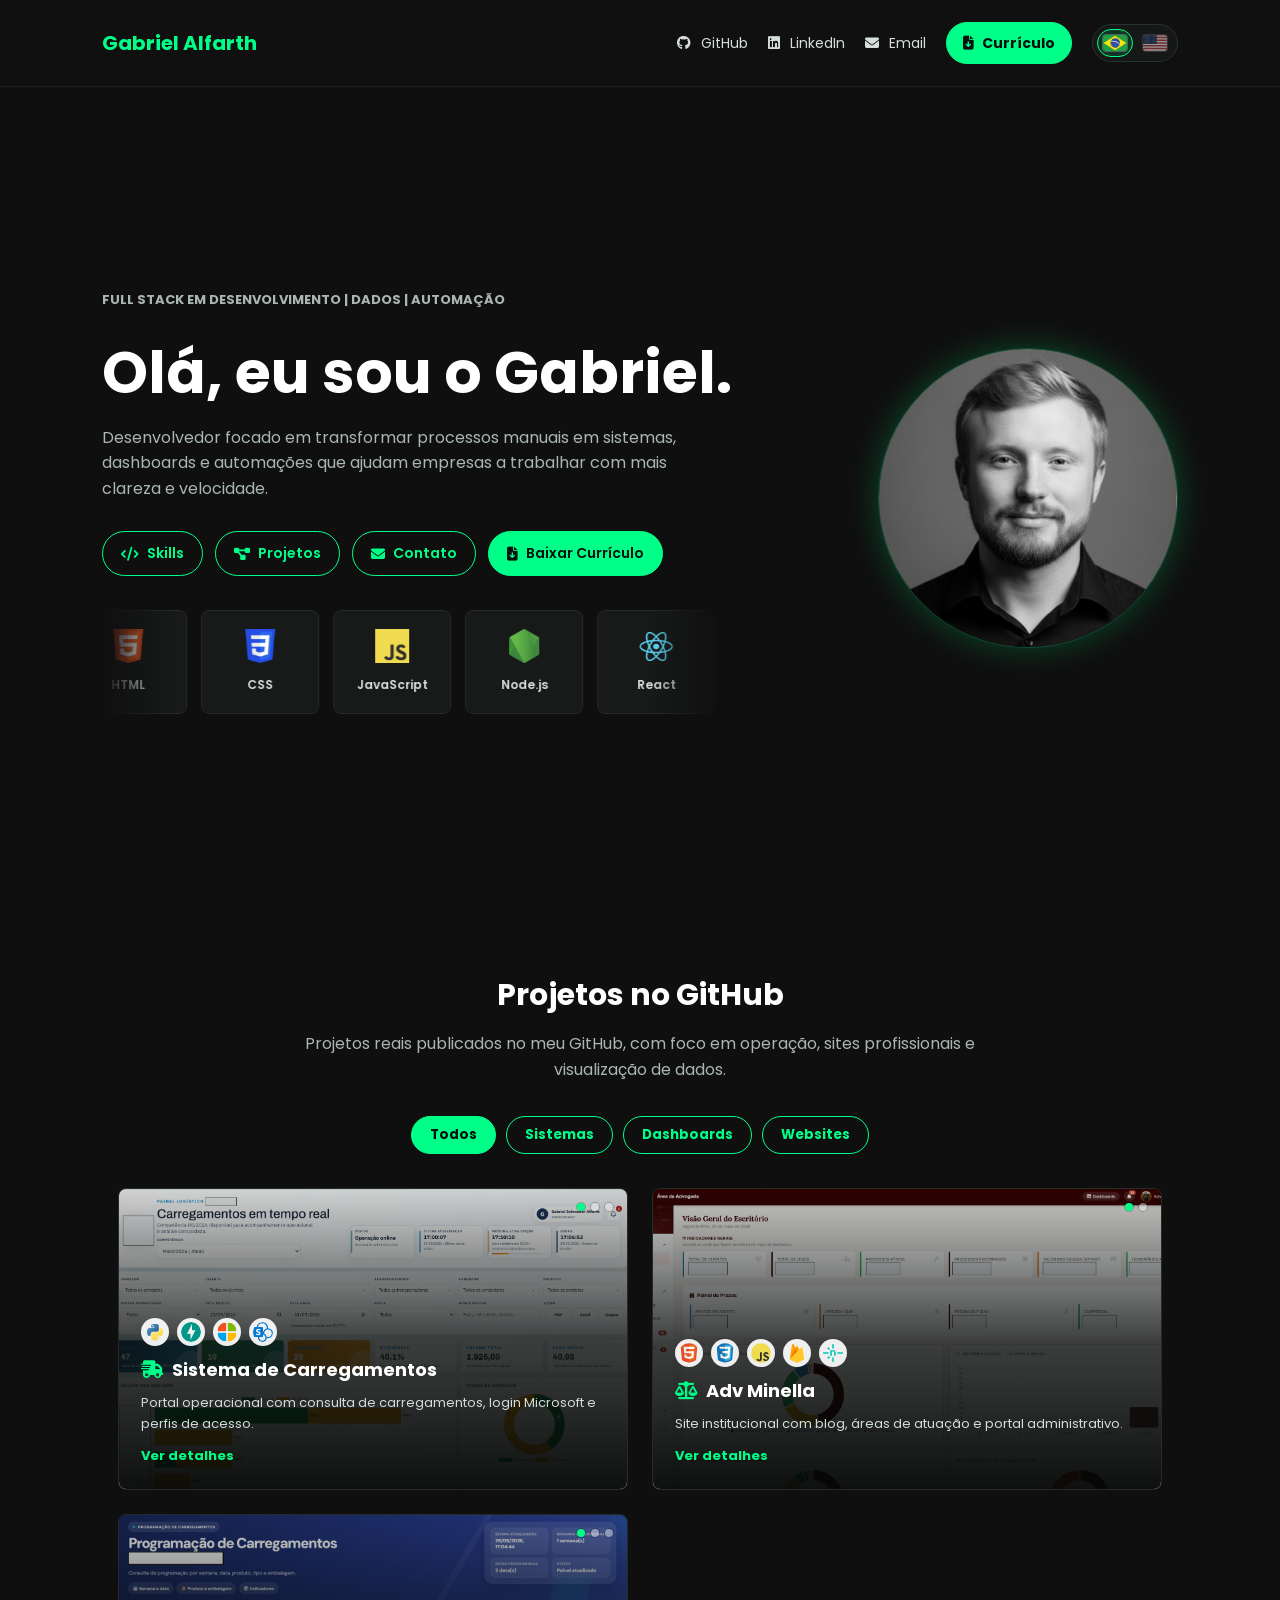
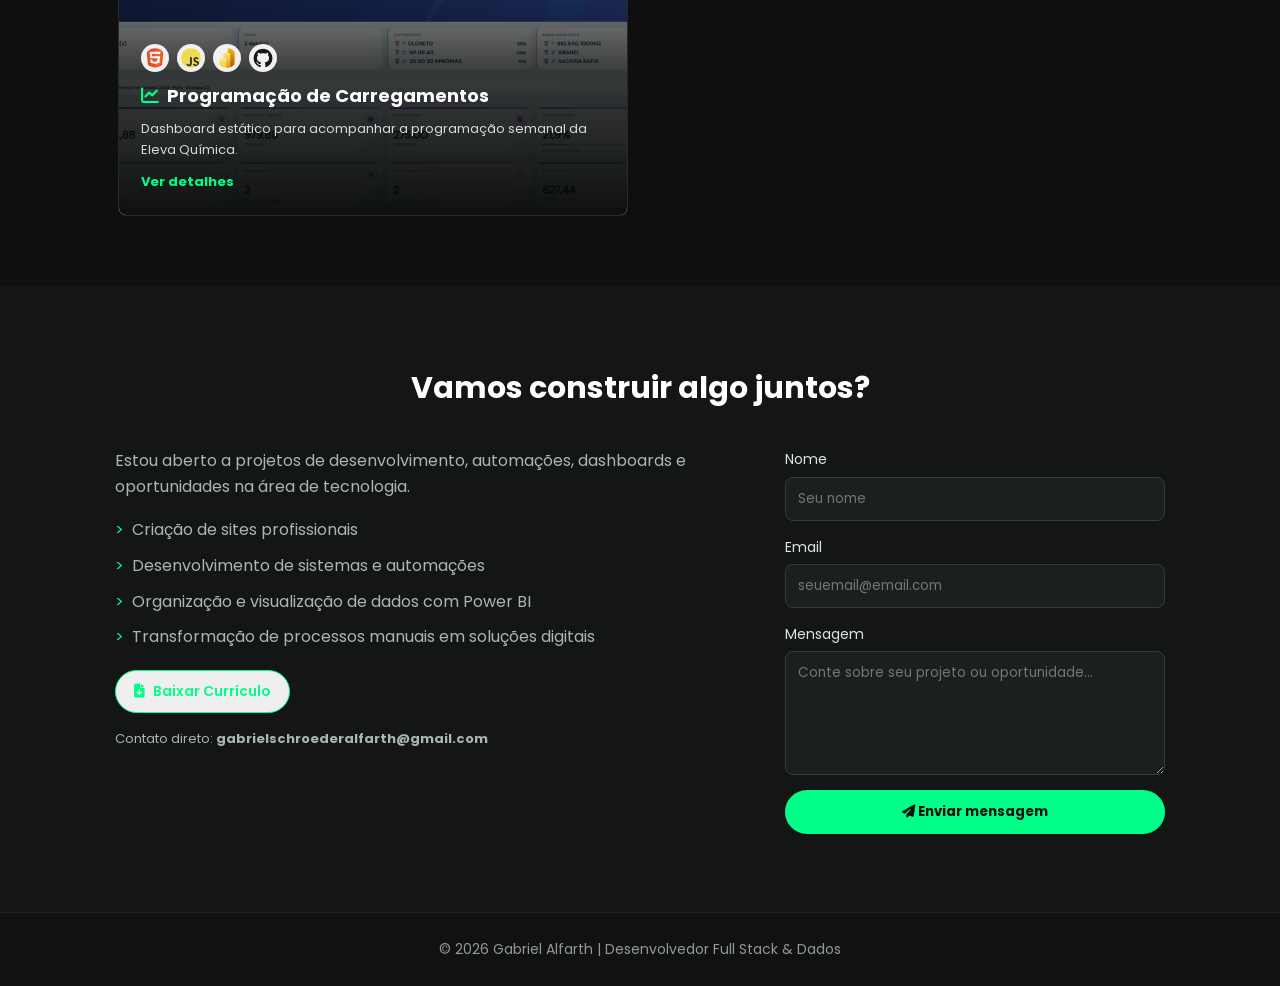
<file: index.html>
<!doctype html>
<html lang="pt-BR">
  <head>
    <meta charset="UTF-8" />
    <meta name="viewport" content="width=device-width, initial-scale=1.0" />
    <title>Gabriel Alfarth | Portf&oacute;lio de Projetos</title>
    <meta
      name="description"
      content="Portf&oacute;lio de Gabriel Alfarth com projetos pessoais, dashboards, sites e solu&ccedil;&otilde;es digitais."
    />
    <meta
      name="keywords"
      content="Gabriel Alfarth, portf&oacute;lio, projetos pessoais, Power BI, FastAPI, JavaScript, Firebase, dashboards"
    />
    <meta name="author" content="Gabriel Schroeder Alfarth" />
    <meta name="robots" content="index, follow" />
    <meta property="og:title" content="Gabriel Alfarth | Portf&oacute;lio de Projetos" />
    <meta
      property="og:description"
      content="Projetos pessoais envolvendo dashboards, sites, organiza&ccedil;&atilde;o de dados e solu&ccedil;&otilde;es digitais."
    />
    <meta property="og:image" content="https://galfarth.github.io/portfolio-gabriel-alfarth/images/linkedin-preview.png" />
    <meta property="og:image:width" content="1721" />
    <meta property="og:image:height" content="906" />
    <meta property="og:url" content="https://galfarth.github.io/portfolio-gabriel-alfarth/" />
    <meta property="og:type" content="website" />
    <link rel="icon" type="image/svg+xml" href="favicon.svg" />
    <link rel="preconnect" href="https://fonts.googleapis.com" />
    <link rel="preconnect" href="https://fonts.gstatic.com" crossorigin />
    <link
      href="https://fonts.googleapis.com/css2?family=Poppins:wght@300;400;600;700&display=swap"
      rel="stylesheet"
    />
    <link
      rel="stylesheet"
      href="https://cdnjs.cloudflare.com/ajax/libs/font-awesome/6.4.0/css/all.min.css"
    />
    <link rel="stylesheet" href="style.css" />
  </head>

  <body>
    <nav>
      <div class="left">
        <a href="#" data-i18n="brand">Gabriel Alfarth</a>
      </div>
      <div class="right">
        <a href="https://github.com/galfarth" target="_blank" rel="noopener">
          <i class="fa-brands fa-github"></i>
          <span>GitHub</span>
        </a>
        <a href="https://www.linkedin.com/in/gabriel-schroeder-alfarth" target="_blank" rel="noopener">
          <i class="fa-brands fa-linkedin"></i>
          <span>LinkedIn</span>
        </a>
        <a href="mailto:gabrielschroederalfarth@gmail.com">
          <i class="fa-solid fa-envelope"></i>
          <span>Email</span>
        </a>
        <div class="resume-menu">
          <button class="btn-curriculo-nav" type="button">
            <i class="fa-solid fa-file-arrow-down"></i>
            <span data-i18n="navResume">Curr&iacute;culo</span>
          </button>
          <div class="resume-options">
            <a href="Gabriel_Alfarth_CV_TI.pdf" download>
              <img class="flag" src="images/flag-br.svg" alt="" />
              <span>PT-BR</span>
            </a>
            <a href="Gabriel_Alfarth_EN.pdf" download>
              <img class="flag" src="images/flag-us.svg" alt="" />
              <span>EN</span>
            </a>
          </div>
        </div>
        <div class="language-toggle" aria-label="Mudar idioma">
          <button class="language-option active" type="button" data-lang="pt" aria-label="Portugu&ecirc;s">
            <img class="flag" src="images/flag-br.svg" alt="" />
          </button>
          <button class="language-option" type="button" data-lang="en" aria-label="English">
            <img class="flag" src="images/flag-us.svg" alt="" />
          </button>
        </div>
      </div>
    </nav>

    <main>
      <section class="hero-section">
        <div class="text">
          <p class="eyebrow" data-i18n="heroEyebrow">Full Stack em desenvolvimento | Dados | Automa&ccedil;&atilde;o</p>
          <h1 data-i18n="heroTitle">Ol&aacute;, eu sou o Gabriel.</h1>
          <p data-i18n="heroText">
            Desenvolvedor focado em transformar processos manuais em sistemas,
            dashboards e automa&ccedil;&otilde;es que ajudam empresas a trabalhar com mais
            clareza e velocidade.
          </p>
          <div class="links">
            <a href="#skills">
              <i class="fa-solid fa-code"></i>
              <span data-i18n="linkSkills">Skills</span>
            </a>
            <a href="#projects">
              <i class="fa-solid fa-diagram-project"></i>
              <span data-i18n="linkProjects">Projetos</span>
            </a>
            <a href="#contact">
              <i class="fa-solid fa-envelope"></i>
              <span data-i18n="linkContact">Contato</span>
            </a>
            <div class="resume-menu resume-menu-hero">
              <button class="btn-curriculo-hero" type="button">
                <i class="fa-solid fa-file-arrow-down"></i>
                <span data-i18n="downloadResume">Baixar Curr&iacute;culo</span>
              </button>
              <div class="resume-options">
                <a href="Gabriel_Alfarth_CV_TI.pdf" download>
                  <img class="flag" src="images/flag-br.svg" alt="" />
                  <span>PT-BR</span>
                </a>
                <a href="Gabriel_Alfarth_EN.pdf" download>
                  <img class="flag" src="images/flag-us.svg" alt="" />
                  <span>EN</span>
                </a>
              </div>
            </div>
          </div>

          <div class="hero-skills" id="skills" aria-label="Skills">
            <div class="skills-track" id="skillsTrack">
              <div class="cell"><img src="images/html-logo.webp" alt="HTML" /><span>HTML</span></div>
              <div class="cell"><img src="images/css-logo.webp" alt="CSS" /><span>CSS</span></div>
              <div class="cell"><img src="images/javascript-logo.webp" alt="JavaScript" /><span>JavaScript</span></div>
              <div class="cell"><img src="images/node-logo.webp" alt="Node.js" /><span>Node.js</span></div>
              <div class="cell"><img src="images/react-logo.webp" alt="React" /><span>React</span></div>
              <div class="cell"><img src="images/new_power_bi_logo.svg.png" alt="Power BI" /><span>Power BI</span></div>
              <div class="cell"><img src="images/postgresql_elephant.svg.png" alt="PostgreSQL" /><span>PostgreSQL</span></div>
            </div>
          </div>
        </div>
        <div class="headshot">
          <img src="images/eulinkedin.jpg" alt="Gabriel Alfarth" />
        </div>
      </section>

      <section id="projects" class="projects-section">
        <h2 data-i18n="projectsTitle">Projetos no GitHub</h2>
        <p class="section-intro" data-i18n="projectsIntro">
          Projetos reais publicados no meu GitHub, com foco em opera&ccedil;&atilde;o, sites
          profissionais e visualiza&ccedil;&atilde;o de dados.
        </p>
        <div class="project-filters">
          <button class="filter-btn active" data-filter="all" data-i18n="filterAll">Todos</button>
          <button class="filter-btn" data-filter="system" data-i18n="filterSystems">Sistemas</button>
          <button class="filter-btn" data-filter="dashboard" data-i18n="filterDashboards">Dashboards</button>
          <button class="filter-btn" data-filter="website" data-i18n="filterWebsites">Websites</button>
        </div>
        <div class="projects-grid">
          <article class="project-card" data-category="system" data-project="sistemaCarregamentos">
            <img
              src="images/Design sem nome (1).png"
              alt="Sistema de Carregamentos"
              onerror="this.onerror=null; this.src='images/project-sistema-carregamentos.jpeg';"
            />
            <div class="project-overlay">
              <div class="project-tech-logos" aria-label="Tecnologias: Python, FastAPI, Microsoft e SharePoint">
                <img src="images/tech-python.svg" alt="Python" title="Python" />
                <img src="images/tech-fastapi.svg" alt="FastAPI" title="FastAPI" />
                <img src="images/tech-microsoft.svg" alt="Microsoft" title="Microsoft" />
                <img src="images/tech-sharepoint.svg" alt="SharePoint" title="SharePoint" />
              </div>
              <h3><i class="fa-solid fa-truck-fast"></i> <span data-i18n="projectLoadTitle">Sistema de Carregamentos</span></h3>
              <p data-i18n="projectLoadShort">Portal operacional com consulta de carregamentos, login Microsoft e perfis de acesso.</p>
              <div class="project-action" data-i18n="projectAction">Ver detalhes</div>
            </div>
          </article>

          <article class="project-card" data-category="website" data-project="advMinella">
            <img
              src="images/Design sem nome (3).png"
              alt="Adv Minella"
              onerror="this.onerror=null; this.src='images/project-advminella.png';"
            />
            <div class="project-overlay">
              <div class="project-tech-logos" aria-label="Tecnologias: HTML, CSS, JavaScript, Firebase e Netlify">
                <img src="images/tech-html5.svg" alt="HTML" title="HTML" />
                <img src="images/tech-css3.svg" alt="CSS" title="CSS" />
                <img src="images/tech-javascript.svg" alt="JavaScript" title="JavaScript" />
                <img src="images/tech-firebase.svg" alt="Firebase" title="Firebase" />
                <img src="images/tech-netlify.svg" alt="Netlify" title="Netlify" />
              </div>
              <h3><i class="fa-solid fa-scale-balanced"></i> <span data-i18n="projectLawTitle">Adv Minella</span></h3>
              <p data-i18n="projectLawShort">Site institucional com blog, &aacute;reas de atua&ccedil;&atilde;o e portal administrativo.</p>
              <div class="project-action" data-i18n="projectAction">Ver detalhes</div>
            </div>
          </article>

          <article class="project-card" data-category="dashboard" data-project="carregamentoSemanal">
            <img
              src="images/Design sem nome (4).png"
              alt="Programa&ccedil;&atilde;o de Carregamentos"
              onerror="this.onerror=null; this.src='images/project-carregamento-semanal.svg';"
            />
            <div class="project-overlay">
              <div class="project-tech-logos" aria-label="Tecnologias: HTML, JavaScript, Dashboard e GitHub Pages">
                <img src="images/tech-html5.svg" alt="HTML" title="HTML" />
                <img src="images/tech-javascript.svg" alt="JavaScript" title="JavaScript" />
                <img src="images/new_power_bi_logo.svg.png" alt="Dashboard" title="Dashboard" />
                <img src="images/tech-github.svg" alt="GitHub Pages" title="GitHub Pages" />
              </div>
              <h3><i class="fa-solid fa-chart-line"></i> <span data-i18n="projectWeeklyTitle">Programa&ccedil;&atilde;o de Carregamentos</span></h3>
              <p data-i18n="projectWeeklyShort">Dashboard est&aacute;tico para acompanhar a programa&ccedil;&atilde;o semanal da Eleva Qu&iacute;mica.</p>
              <div class="project-action" data-i18n="projectAction">Ver detalhes</div>
            </div>
          </article>
        </div>
      </section>

      <div class="project-modal" id="projectModal" aria-hidden="true">
        <div class="modal-container" role="dialog" aria-modal="true" aria-labelledby="modalTitle">
          <button class="modal-close" id="closeModal" type="button" aria-label="Fechar modal">&times;</button>
          <div class="modal-grid">
            <div class="modal-left">
              <img id="modalImage" src="images/project-carregamento-semanal.svg" alt="Projeto" />
              <div class="modal-gallery" id="modalGallery" aria-label="Capturas do projeto"></div>
            </div>
            <div class="modal-right">
              <h2 id="modalTitle"></h2>
              <div class="modal-tech-logos" id="modalTechLogos"></div>
              <p id="modalDescription"></p>
              <ul id="modalFeatures"></ul>
              <p class="modal-date" id="modalDate"></p>
              <div class="modal-buttons">
                <a id="modalProjectLink" href="#" class="btn" target="_blank" rel="noopener">
                  <i class="fa-solid fa-arrow-up-right-from-square"></i>
                  <span data-i18n="openProject">Abrir projeto</span>
                </a>
                <a id="modalRepoLink" href="#" class="btn" target="_blank" rel="noopener">
                  <i class="fa-brands fa-github"></i>
                  <span data-i18n="openRepo">Abrir reposit&oacute;rio</span>
                </a>
              </div>
            </div>
          </div>
        </div>
      </div>

      <section id="contact" class="contact-section">
        <h2 data-i18n="contactTitle">Vamos construir algo juntos?</h2>
        <div class="contact-group">
          <div class="text">
            <p data-i18n="contactText">
              Estou aberto a projetos de desenvolvimento, automa&ccedil;&otilde;es,
              dashboards e oportunidades na &aacute;rea de tecnologia.
            </p>
            <ul>
              <li data-i18n="contactItem1">Cria&ccedil;&atilde;o de sites profissionais</li>
              <li data-i18n="contactItem2">Desenvolvimento de sistemas e automa&ccedil;&otilde;es</li>
              <li data-i18n="contactItem3">Organiza&ccedil;&atilde;o e visualiza&ccedil;&atilde;o de dados com Power BI</li>
              <li data-i18n="contactItem4">Transforma&ccedil;&atilde;o de processos manuais em solu&ccedil;&otilde;es digitais</li>
            </ul>
            <div class="resume-menu resume-menu-contact">
              <button class="btn-curriculo-contato" type="button">
                <i class="fa-solid fa-file-arrow-down"></i>
                <span data-i18n="downloadResume">Baixar Curr&iacute;culo</span>
              </button>
              <div class="resume-options">
                <a href="Gabriel_Alfarth_CV_TI.pdf" download>
                  <img class="flag" src="images/flag-br.svg" alt="" />
                  <span>PT-BR</span>
                </a>
                <a href="Gabriel_Alfarth_EN.pdf" download>
                  <img class="flag" src="images/flag-us.svg" alt="" />
                  <span>EN</span>
                </a>
              </div>
            </div>
            <p class="contact-note">
              <span data-i18n="directContact">Contato direto:</span>
              <strong>gabrielschroederalfarth@gmail.com</strong>
            </p>
          </div>

          <form action="https://formspree.io/f/mgonrkdq" method="POST" id="contactForm">
            <input type="hidden" name="_subject" value="Novo contato pelo portf&oacute;lio!" />
            <input type="hidden" name="_next" value="#contact" />

            <label for="nome" data-i18n="formName">Nome</label>
            <input type="text" id="nome" name="nome" data-i18n-placeholder="formNamePlaceholder" placeholder="Seu nome" required />

            <label for="email">Email</label>
            <input type="email" id="email" name="email" placeholder="seuemail@email.com" required />

            <label for="mensagem" data-i18n="formMessage">Mensagem</label>
            <textarea
              id="mensagem"
              name="mensagem"
              rows="5"
              data-i18n-placeholder="formMessagePlaceholder"
              placeholder="Conte sobre seu projeto ou oportunidade..."
              required
            ></textarea>

            <button type="submit">
              <i class="fa-solid fa-paper-plane"></i>
              <span data-i18n="formSubmit">Enviar mensagem</span>
            </button>
          </form>
        </div>
      </section>
    </main>

    <footer>
      <span data-i18n="footer">&copy; 2026 Gabriel Alfarth | Desenvolvedor Full Stack & Dados</span>
    </footer>

    <script src="script.js"></script>
  </body>
</html>
</file>
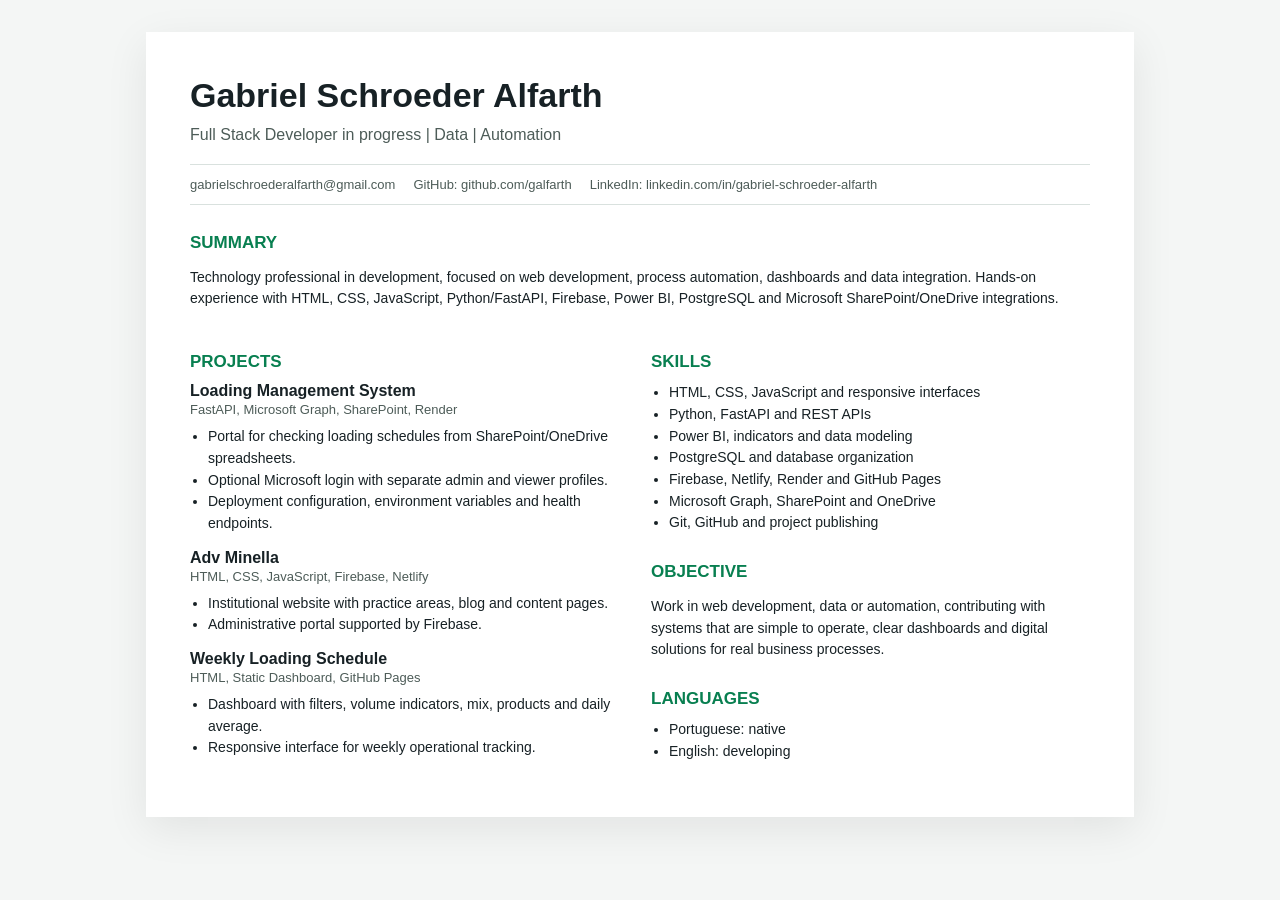
<file: curriculo-gabriel-alfarth-en.html>
<!doctype html>
<html lang="en">
  <head>
    <meta charset="UTF-8" />
    <meta name="viewport" content="width=device-width, initial-scale=1.0" />
    <title>Resume | Gabriel Alfarth</title>
    <style>
      body {
        margin: 0;
        font-family: Arial, sans-serif;
        color: #172125;
        background: #f4f6f5;
      }
      .page {
        max-width: 900px;
        margin: 32px auto;
        background: #fff;
        padding: 44px;
        box-shadow: 0 12px 40px rgba(0, 0, 0, 0.08);
      }
      h1 {
        margin: 0;
        font-size: 34px;
      }
      h2 {
        margin: 28px 0 10px;
        font-size: 17px;
        color: #087f50;
        text-transform: uppercase;
      }
      p,
      li {
        font-size: 14px;
        line-height: 1.55;
      }
      .subtitle {
        margin: 8px 0 16px;
        color: #4d5c58;
        font-size: 16px;
      }
      .contact {
        display: flex;
        flex-wrap: wrap;
        gap: 10px 18px;
        color: #4d5c58;
        font-size: 13px;
        border-top: 1px solid #d9e1de;
        border-bottom: 1px solid #d9e1de;
        padding: 12px 0;
      }
      .grid {
        display: grid;
        grid-template-columns: 1fr 1fr;
        gap: 22px;
      }
      ul {
        margin: 8px 0 0 18px;
        padding: 0;
      }
      .item {
        margin-bottom: 14px;
      }
      .item strong {
        display: block;
      }
      .tech {
        color: #4d5c58;
        font-size: 13px;
      }
      @media print {
        body {
          background: #fff;
        }
        .page {
          margin: 0;
          max-width: none;
          box-shadow: none;
        }
      }
    </style>
  </head>
  <body>
    <main class="page">
      <h1>Gabriel Schroeder Alfarth</h1>
      <p class="subtitle">Full Stack Developer in progress | Data | Automation</p>
      <div class="contact">
        <span>gabrielschroederalfarth@gmail.com</span>
        <span>GitHub: github.com/galfarth</span>
        <span>LinkedIn: linkedin.com/in/gabriel-schroeder-alfarth</span>
      </div>

      <h2>Summary</h2>
      <p>
        Technology professional in development, focused on web development,
        process automation, dashboards and data integration. Hands-on experience
        with HTML, CSS, JavaScript, Python/FastAPI, Firebase, Power BI,
        PostgreSQL and Microsoft SharePoint/OneDrive integrations.
      </p>

      <div class="grid">
        <section>
          <h2>Projects</h2>
          <div class="item">
            <strong>Loading Management System</strong>
            <span class="tech">FastAPI, Microsoft Graph, SharePoint, Render</span>
            <ul>
              <li>Portal for checking loading schedules from SharePoint/OneDrive spreadsheets.</li>
              <li>Optional Microsoft login with separate admin and viewer profiles.</li>
              <li>Deployment configuration, environment variables and health endpoints.</li>
            </ul>
          </div>
          <div class="item">
            <strong>Adv Minella</strong>
            <span class="tech">HTML, CSS, JavaScript, Firebase, Netlify</span>
            <ul>
              <li>Institutional website with practice areas, blog and content pages.</li>
              <li>Administrative portal supported by Firebase.</li>
            </ul>
          </div>
          <div class="item">
            <strong>Weekly Loading Schedule</strong>
            <span class="tech">HTML, Static Dashboard, GitHub Pages</span>
            <ul>
              <li>Dashboard with filters, volume indicators, mix, products and daily average.</li>
              <li>Responsive interface for weekly operational tracking.</li>
            </ul>
          </div>
        </section>

        <section>
          <h2>Skills</h2>
          <ul>
            <li>HTML, CSS, JavaScript and responsive interfaces</li>
            <li>Python, FastAPI and REST APIs</li>
            <li>Power BI, indicators and data modeling</li>
            <li>PostgreSQL and database organization</li>
            <li>Firebase, Netlify, Render and GitHub Pages</li>
            <li>Microsoft Graph, SharePoint and OneDrive</li>
            <li>Git, GitHub and project publishing</li>
          </ul>

          <h2>Objective</h2>
          <p>
            Work in web development, data or automation, contributing with
            systems that are simple to operate, clear dashboards and digital
            solutions for real business processes.
          </p>

          <h2>Languages</h2>
          <ul>
            <li>Portuguese: native</li>
            <li>English: developing</li>
          </ul>
        </section>
      </div>
    </main>
  </body>
</html>
</file>
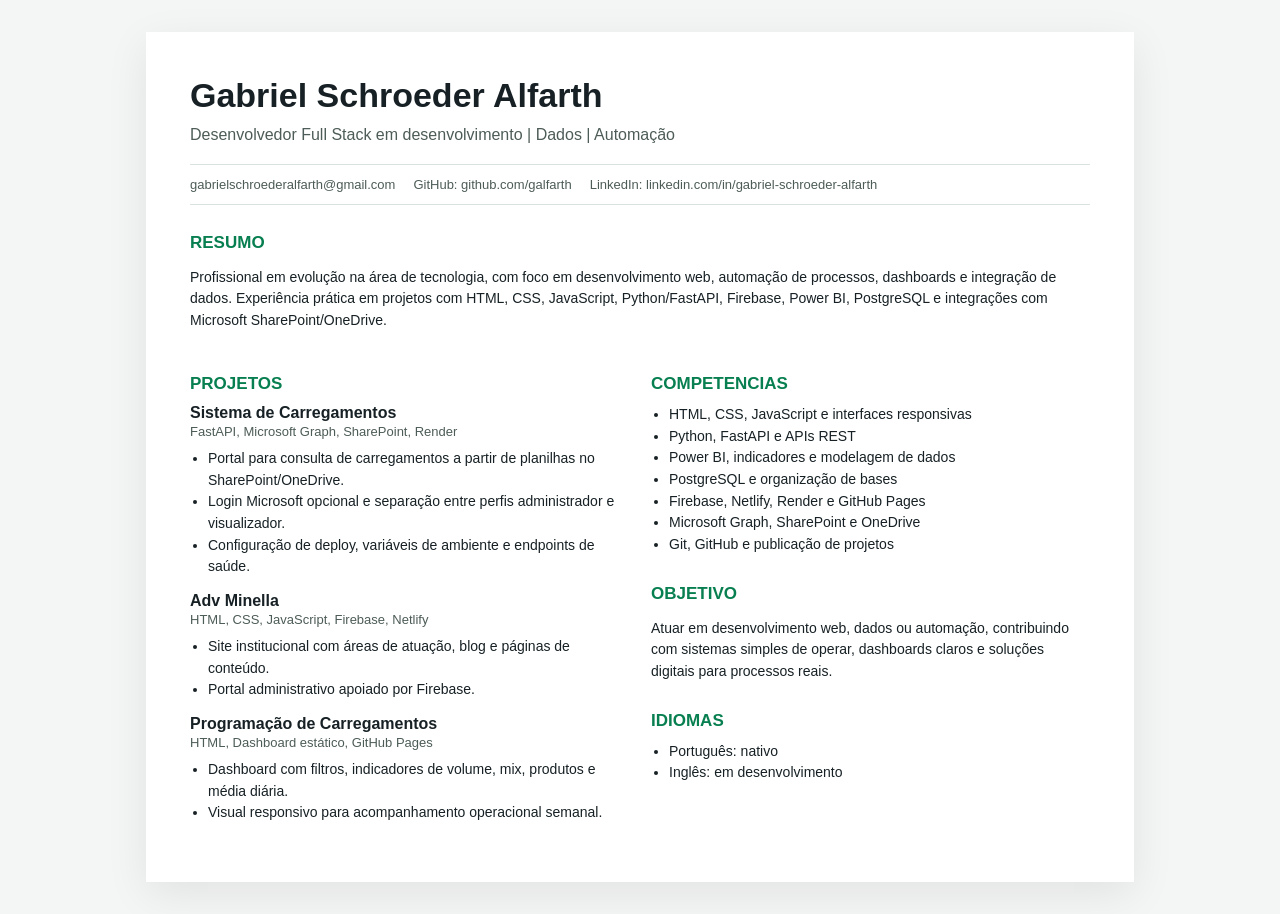
<file: curriculo-gabriel-alfarth.html>
<!doctype html>
<html lang="pt-BR">
  <head>
    <meta charset="UTF-8" />
    <meta name="viewport" content="width=device-width, initial-scale=1.0" />
    <title>Currículo | Gabriel Alfarth</title>
    <style>
      body {
        margin: 0;
        font-family: Arial, sans-serif;
        color: #172125;
        background: #f4f6f5;
      }
      .page {
        max-width: 900px;
        margin: 32px auto;
        background: #fff;
        padding: 44px;
        box-shadow: 0 12px 40px rgba(0, 0, 0, 0.08);
      }
      h1 {
        margin: 0;
        font-size: 34px;
      }
      h2 {
        margin: 28px 0 10px;
        font-size: 17px;
        color: #087f50;
        text-transform: uppercase;
      }
      p,
      li {
        font-size: 14px;
        line-height: 1.55;
      }
      .subtitle {
        margin: 8px 0 16px;
        color: #4d5c58;
        font-size: 16px;
      }
      .contact {
        display: flex;
        flex-wrap: wrap;
        gap: 10px 18px;
        color: #4d5c58;
        font-size: 13px;
        border-top: 1px solid #d9e1de;
        border-bottom: 1px solid #d9e1de;
        padding: 12px 0;
      }
      .grid {
        display: grid;
        grid-template-columns: 1fr 1fr;
        gap: 22px;
      }
      ul {
        margin: 8px 0 0 18px;
        padding: 0;
      }
      .item {
        margin-bottom: 14px;
      }
      .item strong {
        display: block;
      }
      .tech {
        color: #4d5c58;
        font-size: 13px;
      }
      @media print {
        body {
          background: #fff;
        }
        .page {
          margin: 0;
          max-width: none;
          box-shadow: none;
        }
      }
      @media (max-width: 720px) {
        .page {
          margin: 0;
          padding: 28px;
        }
        .grid {
          grid-template-columns: 1fr;
        }
      }
    </style>
  </head>
  <body>
    <main class="page">
      <h1>Gabriel Schroeder Alfarth</h1>
      <p class="subtitle">Desenvolvedor Full Stack em desenvolvimento | Dados | Automação</p>
      <div class="contact">
        <span>gabrielschroederalfarth@gmail.com</span>
        <span>GitHub: github.com/galfarth</span>
        <span>LinkedIn: linkedin.com/in/gabriel-schroeder-alfarth</span>
      </div>

      <h2>Resumo</h2>
      <p>
        Profissional em evolução na área de tecnologia, com foco em desenvolvimento web,
        automação de processos, dashboards e integração de dados. Experiência prática em
        projetos com HTML, CSS, JavaScript, Python/FastAPI, Firebase, Power BI, PostgreSQL
        e integrações com Microsoft SharePoint/OneDrive.
      </p>

      <div class="grid">
        <section>
          <h2>Projetos</h2>
          <div class="item">
            <strong>Sistema de Carregamentos</strong>
            <span class="tech">FastAPI, Microsoft Graph, SharePoint, Render</span>
            <ul>
              <li>Portal para consulta de carregamentos a partir de planilhas no SharePoint/OneDrive.</li>
              <li>Login Microsoft opcional e separação entre perfis administrador e visualizador.</li>
              <li>Configuração de deploy, variáveis de ambiente e endpoints de saúde.</li>
            </ul>
          </div>
          <div class="item">
            <strong>Adv Minella</strong>
            <span class="tech">HTML, CSS, JavaScript, Firebase, Netlify</span>
            <ul>
              <li>Site institucional com áreas de atuação, blog e páginas de conteúdo.</li>
              <li>Portal administrativo apoiado por Firebase.</li>
            </ul>
          </div>
          <div class="item">
            <strong>Programação de Carregamentos</strong>
            <span class="tech">HTML, Dashboard estático, GitHub Pages</span>
            <ul>
              <li>Dashboard com filtros, indicadores de volume, mix, produtos e média diária.</li>
              <li>Visual responsivo para acompanhamento operacional semanal.</li>
            </ul>
          </div>
        </section>

        <section>
          <h2>Competencias</h2>
          <ul>
            <li>HTML, CSS, JavaScript e interfaces responsivas</li>
            <li>Python, FastAPI e APIs REST</li>
            <li>Power BI, indicadores e modelagem de dados</li>
            <li>PostgreSQL e organização de bases</li>
            <li>Firebase, Netlify, Render e GitHub Pages</li>
            <li>Microsoft Graph, SharePoint e OneDrive</li>
            <li>Git, GitHub e publicação de projetos</li>
          </ul>

          <h2>Objetivo</h2>
          <p>
            Atuar em desenvolvimento web, dados ou automação, contribuindo com sistemas
            simples de operar, dashboards claros e soluções digitais para processos reais.
          </p>

          <h2>Idiomas</h2>
          <ul>
            <li>Português: nativo</li>
            <li>Inglês: em desenvolvimento</li>
          </ul>
        </section>
      </div>
    </main>
  </body>
</html>
</file>
<file: style.css>
:root {
  --bg: #0f0f0f;
  --surface: #151817;
  --surface-2: #1d2321;
  --line: #28312e;
  --text: #ffffff;
  --muted: #a9b6b1;
  --accent: #00ff88;
  --accent-2: #49c6ff;
}

* {
  margin: 0;
  padding: 0;
  box-sizing: border-box;
}

html {
  scroll-behavior: smooth;
}

body {
  font-family: "Poppins", sans-serif;
  background-color: var(--bg);
  color: var(--text);
  line-height: 1.6;
  overflow-x: hidden;
}

nav {
  display: flex;
  justify-content: space-between;
  align-items: center;
  gap: 24px;
  padding: 22px 8%;
  background-color: rgba(17, 17, 17, 0.96);
  border-bottom: 1px solid #1f1f1f;
  position: sticky;
  top: 0;
  z-index: 1000;
  backdrop-filter: blur(14px);
}

nav .left a {
  font-size: 20px;
  font-weight: 700;
  color: var(--accent);
  text-decoration: none;
}

nav .right {
  display: flex;
  align-items: center;
  justify-content: flex-end;
  flex-wrap: wrap;
  gap: 12px 20px;
}

nav .right a {
  text-decoration: none;
  color: #d6dedb;
  font-size: 14px;
  transition: color 0.25s ease;
}

nav .right a i {
  margin-right: 6px;
}

nav .right a:hover {
  color: var(--accent);
}

.resume-menu {
  position: relative;
  display: inline-flex;
}

.resume-menu:hover .resume-options,
.resume-menu:focus-within .resume-options {
  opacity: 1;
  visibility: visible;
  transform: translateY(0);
}

.resume-options {
  position: absolute;
  right: 0;
  top: calc(100% + 8px);
  min-width: 150px;
  padding: 8px;
  border: 1px solid var(--line);
  border-radius: 8px;
  background: #111514;
  box-shadow: 0 16px 34px rgba(0, 0, 0, 0.35);
  opacity: 0;
  visibility: hidden;
  transform: translateY(6px);
  transition: opacity 0.2s ease, transform 0.2s ease, visibility 0.2s ease;
  z-index: 1200;
}

.resume-options a {
  width: 100%;
  min-height: 38px;
  padding: 8px 10px;
  display: flex;
  align-items: center;
  gap: 9px;
  border-radius: 6px;
  color: #dce5e2;
  font-weight: 700;
}

.resume-options a:hover {
  background: rgba(0, 255, 136, 0.12);
  color: var(--accent);
}

.resume-menu-hero .resume-options,
.resume-menu-contact .resume-options {
  left: 0;
  right: auto;
}

.language-toggle {
  min-width: 86px;
  height: 38px;
  display: inline-flex;
  align-items: center;
  justify-content: center;
  gap: 4px;
  padding: 4px;
  border: 1px solid var(--line);
  border-radius: 999px;
  background: var(--surface);
}

.language-option {
  width: 36px;
  height: 28px;
  display: inline-flex;
  align-items: center;
  justify-content: center;
  border: 1px solid transparent;
  border-radius: 999px;
  background: transparent;
  cursor: pointer;
  opacity: 0.55;
  transition: opacity 0.2s ease, background-color 0.2s ease, border-color 0.2s ease;
}

.language-option:hover,
.language-option.active {
  opacity: 1;
  background: rgba(0, 255, 136, 0.12);
  border-color: var(--accent);
}

.flag {
  width: 24px;
  height: 16px;
  display: inline-block;
  border-radius: 3px;
  object-fit: cover;
  box-shadow: 0 0 0 1px rgba(255, 255, 255, 0.24);
}

.hero-section {
  display: flex;
  justify-content: space-between;
  align-items: center;
  gap: 48px;
  padding: 58px 8% 42px;
  min-height: calc(100vh - 86px);
}

.hero-section .text {
  flex: 1;
  min-width: 300px;
}

.eyebrow {
  color: var(--accent);
  font-size: 13px;
  font-weight: 700;
  text-transform: uppercase;
  letter-spacing: 0;
  margin-bottom: 14px;
}

.hero-section h1 {
  font-size: clamp(34px, 5vw, 58px);
  line-height: 1.1;
  margin-bottom: 20px;
}

.hero-section p {
  color: var(--muted);
  max-width: 610px;
  margin-bottom: 30px;
}

.links {
  display: flex;
  flex-wrap: wrap;
  gap: 12px;
}

.hero-skills {
  width: min(620px, 100%);
  margin-top: 34px;
  overflow: hidden;
  position: relative;
}

.hero-skills::before,
.hero-skills::after {
  content: "";
  position: absolute;
  top: 0;
  width: 70px;
  height: 100%;
  z-index: 2;
  pointer-events: none;
}

.hero-skills::before {
  left: 0;
  background: linear-gradient(to right, var(--bg), transparent);
}

.hero-skills::after {
  right: 0;
  background: linear-gradient(to left, var(--bg), transparent);
}

.links a,
.btn-curriculo-nav,
.btn-curriculo-hero,
.btn-curriculo-contato,
.btn {
  display: inline-flex;
  align-items: center;
  justify-content: center;
  gap: 8px;
  min-height: 42px;
  padding: 10px 18px;
  border-radius: 999px;
  text-decoration: none;
  color: var(--accent);
  border: 1px solid var(--accent);
  transition: background-color 0.25s ease, color 0.25s ease, border-color 0.25s ease;
  font-size: 14px;
  font-weight: 600;
}

.links a:hover,
.btn-curriculo-contato:hover,
.btn:hover {
  background-color: var(--accent);
  color: #06110d;
}

.btn-curriculo-nav,
.btn-curriculo-hero {
  background-color: var(--accent);
  color: #06110d !important;
  border-color: var(--accent);
}

.btn-curriculo-nav {
  padding: 8px 16px;
  font-weight: 700;
  font-family: inherit;
  cursor: pointer;
}

.btn-curriculo-hero,
.btn-curriculo-contato {
  font-family: inherit;
  cursor: pointer;
}

.btn-curriculo-hero:hover,
.btn-curriculo-nav:hover {
  background-color: #00cc6a;
  border-color: #00cc6a;
  color: #06110d !important;
}

.headshot {
  flex: 0 0 auto;
}

.headshot img {
  width: min(300px, 70vw);
  aspect-ratio: 1;
  object-fit: cover;
  border-radius: 50%;
  border: 1px solid rgba(0, 255, 136, 0.28);
  box-shadow: 0 0 32px rgba(0, 255, 136, 0.24);
}

.skills-track {
  display: flex;
  gap: 14px;
  will-change: transform;
}

.cell {
  min-width: 118px;
  height: 104px;
  flex-shrink: 0;
  background-color: #171a19;
  border-radius: 8px;
  border: 1px solid #242b28;
  display: flex;
  flex-direction: column;
  align-items: center;
  justify-content: center;
  text-align: center;
  transition: transform 0.25s ease, border-color 0.25s ease, box-shadow 0.25s ease;
}

.cell:hover {
  transform: translateY(-4px);
  border-color: var(--accent);
  box-shadow: 0 10px 28px rgba(0, 255, 136, 0.16);
}

.cell img {
  width: 34px;
  height: 34px;
  object-fit: contain;
  margin-bottom: 12px;
}

.cell span {
  font-size: 12px;
  color: #d8dfdc;
  font-weight: 600;
}

.projects-section {
  padding: 70px 8%;
}

.projects-section h2,
.contact-section h2 {
  text-align: center;
  font-size: 30px;
  margin-bottom: 12px;
}

.section-intro {
  max-width: 720px;
  margin: 0 auto 34px;
  color: var(--muted);
  text-align: center;
}

.project-filters {
  display: flex;
  justify-content: center;
  flex-wrap: wrap;
  gap: 10px;
  margin-bottom: 34px;
}

.filter-btn {
  min-height: 38px;
  padding: 8px 18px;
  border-radius: 999px;
  border: 1px solid var(--accent);
  background: transparent;
  color: var(--accent);
  cursor: pointer;
  transition: background-color 0.25s ease, color 0.25s ease;
  font-family: inherit;
  font-weight: 700;
}

.filter-btn:hover,
.filter-btn.active {
  background-color: var(--accent);
  color: #06110d;
}

.projects-grid {
  display: grid;
  grid-template-columns: repeat(auto-fit, minmax(280px, 510px));
  justify-content: center;
  gap: 24px;
}

.project-card {
  min-height: 300px;
  border-radius: 8px;
  border: 1px solid #242b28;
  position: relative;
  overflow: hidden;
  cursor: pointer;
  background: #151817;
  transition: transform 0.25s ease, border-color 0.25s ease;
}

.project-card.hidden {
  display: none;
}

.project-card > img {
  width: 100%;
  height: 100%;
  min-height: 300px;
  object-fit: cover;
  display: block;
  transition: transform 0.35s ease;
}

.project-card:hover {
  transform: translateY(-5px);
  border-color: var(--accent);
}

.project-card:hover > img {
  transform: scale(1.04);
}

.project-card-dots {
  position: absolute;
  top: 14px;
  right: 14px;
  z-index: 3;
  display: flex;
  gap: 6px;
}

.project-card-dot {
  width: 8px;
  height: 8px;
  border-radius: 50%;
  background: rgba(255, 255, 255, 0.42);
  box-shadow: 0 0 0 1px rgba(0, 0, 0, 0.22);
}

.project-card-dot.active {
  background: var(--accent);
}

.project-overlay {
  position: absolute;
  inset: 0;
  background: linear-gradient(
    to top,
    rgba(4, 7, 6, 0.96) 0%,
    rgba(4, 7, 6, 0.78) 48%,
    rgba(4, 7, 6, 0.18) 100%
  );
  padding: 22px;
  display: flex;
  flex-direction: column;
  justify-content: flex-end;
}

.project-tech-logos {
  width: fit-content;
  margin-bottom: 10px;
  display: flex;
  align-items: center;
  gap: 8px;
}

.project-tech-logos img {
  width: 28px;
  height: 28px;
  display: block;
  border-radius: 50%;
  background: rgba(255, 255, 255, 0.92);
  object-fit: contain;
  padding: 4px;
}

.project-overlay h3 {
  font-size: 18px;
  font-weight: 700;
  margin-bottom: 8px;
  display: flex;
  align-items: center;
  gap: 8px;
}

.project-overlay h3 i {
  color: var(--accent);
}

.project-overlay p {
  color: #d2dcda;
  font-size: 13px;
  margin-bottom: 12px;
}

.project-action {
  color: var(--accent);
  font-size: 13px;
  font-weight: 700;
}

.project-modal {
  display: none;
  position: fixed;
  inset: 0;
  background-color: rgba(0, 0, 0, 0.82);
  z-index: 2000;
  align-items: center;
  justify-content: center;
  padding: 20px;
  backdrop-filter: blur(6px);
}

.project-modal.active {
  display: flex;
}

.modal-container {
  background-color: var(--surface);
  border: 1px solid var(--line);
  border-radius: 8px;
  width: 100%;
  max-width: min(1440px, 96vw);
  max-height: 92vh;
  overflow: auto;
  position: relative;
}

.modal-close {
  position: absolute;
  top: 14px;
  right: 14px;
  background: #101312;
  border: 1px solid #333d39;
  border-radius: 50%;
  width: 36px;
  height: 36px;
  display: flex;
  align-items: center;
  justify-content: center;
  color: #d9e2df;
  font-size: 20px;
  cursor: pointer;
  z-index: 10;
  transition: background-color 0.25s ease, color 0.25s ease;
}

.modal-close:hover {
  background: var(--accent);
  color: #06110d;
}

.modal-grid {
  display: grid;
  grid-template-columns: minmax(0, 1.45fr) minmax(320px, 0.75fr);
}

.modal-left {
  display: flex;
  flex-direction: column;
  background: #0f0f0f;
}

.modal-left > img {
  width: 100%;
  height: min(68vh, 640px);
  min-height: 460px;
  object-fit: contain;
  display: block;
  background: #0f0f0f;
}

.modal-gallery {
  display: flex;
  gap: 8px;
  padding: 10px;
  overflow-x: auto;
  border-top: 1px solid var(--line);
  background: #101312;
}

.gallery-thumb {
  width: 82px;
  height: 54px;
  flex: 0 0 auto;
  border: 2px solid transparent;
  border-radius: 6px;
  overflow: hidden;
  padding: 0;
  background: #171a19;
  cursor: pointer;
}

.gallery-thumb.active,
.gallery-thumb:hover {
  border-color: var(--accent);
}

.gallery-thumb img {
  width: 100%;
  height: 100%;
  display: block;
  object-fit: cover;
}

.modal-right {
  padding: 34px 28px;
  overflow-y: auto;
  max-height: 90vh;
}

.modal-right h2 {
  font-size: 24px;
  line-height: 1.2;
  margin-bottom: 14px;
}

.modal-tech-logos {
  display: flex;
  flex-wrap: wrap;
  gap: 8px;
  margin-bottom: 16px;
}

.tech-logo-item {
  min-height: 30px;
  display: inline-flex;
  align-items: center;
  gap: 7px;
  padding: 6px 10px;
  border: 1px solid #303b37;
  border-radius: 999px;
  color: #dce5e2;
  background: rgba(255, 255, 255, 0.035);
  font-size: 12px;
  font-weight: 700;
}

.tech-logo-item img {
  width: 17px;
  height: 17px;
  object-fit: contain;
}

.modal-right p {
  color: var(--muted);
  font-size: 14px;
  margin-bottom: 16px;
}

.modal-right ul {
  list-style: none;
  margin-bottom: 16px;
  display: flex;
  flex-direction: column;
  gap: 8px;
}

.modal-right ul li {
  font-size: 13px;
  color: #d2dcda;
  padding-left: 16px;
  position: relative;
}

.modal-right ul li::before {
  content: ">";
  position: absolute;
  left: 0;
  color: var(--accent);
}

.modal-date {
  color: var(--accent) !important;
  font-size: 12px !important;
  font-weight: 700;
  text-transform: uppercase;
}

.modal-buttons {
  display: flex;
  flex-wrap: wrap;
  gap: 10px;
  margin-top: 18px;
}

.contact-section {
  padding: 78px 8%;
  background-color: #141615;
}

.contact-group {
  display: grid;
  grid-template-columns: minmax(280px, 1fr) minmax(280px, 380px);
  gap: 48px;
  max-width: 1050px;
  margin: 36px auto 0;
}

.contact-group .text {
  color: var(--muted);
}

.contact-group .text ul {
  margin: 18px 0 20px;
  list-style: none;
  display: flex;
  flex-direction: column;
  gap: 10px;
}

.contact-group .text li::before {
  content: ">";
  color: var(--accent);
  margin-right: 8px;
}

form {
  display: flex;
  flex-direction: column;
}

form label {
  font-size: 14px;
  margin-bottom: 6px;
  color: #dce5e2;
}

form input,
form textarea {
  padding: 11px 12px;
  margin-bottom: 15px;
  border-radius: 8px;
  border: 1px solid #333d39;
  background-color: #1b201e;
  color: #fff;
  font-family: inherit;
}

form input:focus,
form textarea:focus {
  outline: none;
  border-color: var(--accent);
}

form button {
  min-height: 44px;
  padding: 12px;
  border: none;
  border-radius: 999px;
  background-color: var(--accent);
  color: #06110d;
  font-weight: 700;
  font-family: inherit;
  cursor: pointer;
  transition: background-color 0.25s ease;
}

form button:hover {
  background-color: #00cc6a;
}

.contact-note {
  margin-top: 16px;
  color: var(--muted);
  font-size: 13px;
}

footer {
  text-align: center;
  padding: 25px 8%;
  background-color: #111;
  border-top: 1px solid #1f1f1f;
  font-size: 14px;
  color: #8e9b97;
}

@media (max-width: 900px) {
  nav {
    align-items: flex-start;
    flex-direction: column;
  }

  nav .right {
    justify-content: flex-start;
  }

  .hero-section {
    flex-direction: column;
    text-align: center;
    min-height: auto;
    padding-top: 52px;
  }

  .hero-section .text {
    width: 100%;
    min-width: 0;
    max-width: 100%;
  }

  .hero-section p,
  .links,
  .hero-skills {
    margin-left: auto;
    margin-right: auto;
    justify-content: center;
  }

  .contact-group {
    grid-template-columns: 1fr;
  }
}

@media (max-width: 700px) {
  nav {
    padding: 18px 5%;
  }

  nav .right {
    gap: 10px 14px;
  }

  nav .right > a span {
    display: none;
  }

  .hero-section,
  .projects-section,
  .contact-section {
    padding-left: 5%;
    padding-right: 5%;
  }

  .links a,
  .resume-menu-hero,
  .resume-menu-hero button {
    width: 100%;
  }

  .links {
    width: 100%;
    flex-direction: column;
  }

  .hero-skills {
    width: 100%;
    max-width: 100%;
    margin-top: 28px;
  }

  .modal-grid {
    grid-template-columns: 1fr;
  }

  .modal-left {
    min-height: 0;
  }

  .modal-left > img {
    height: 260px;
    min-height: 260px;
  }

  .modal-right {
    padding: 26px 20px;
  }
}
</file>
